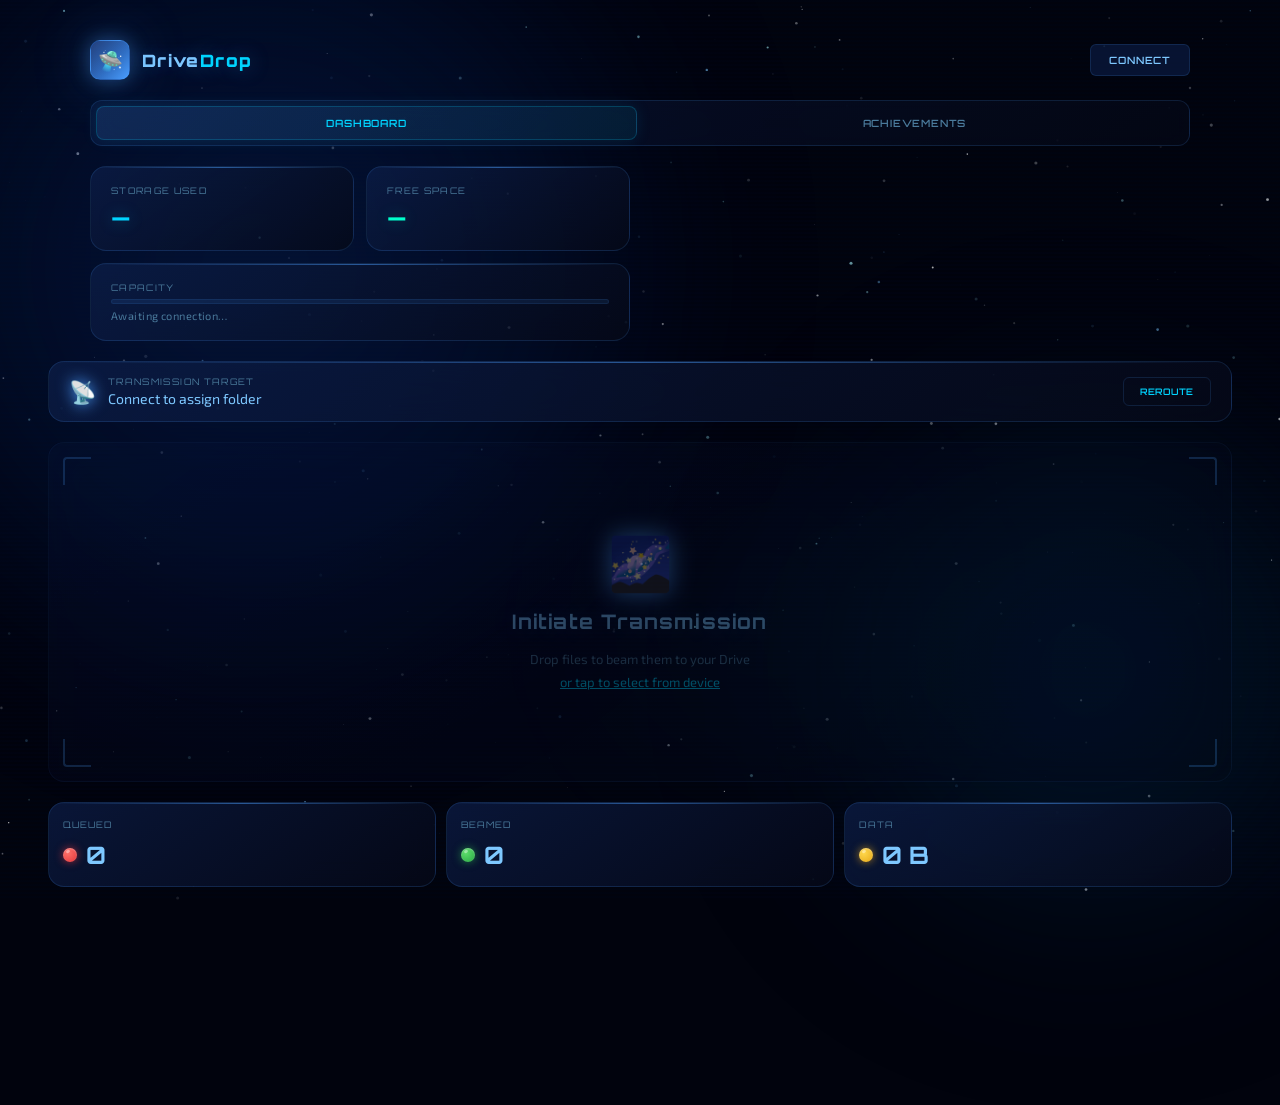
<file: index.html>
<!DOCTYPE html>
<html lang="en">
<head>
  <meta charset="UTF-8"/>
  <meta name="viewport" content="width=device-width, initial-scale=1.0"/>
  <title>DriveDrop — Interstellar</title>
  <link href="https://fonts.googleapis.com/css2?family=Orbitron:wght@400;600;700;900&family=Exo+2:wght@300;400;500&display=swap" rel="stylesheet"/>
  <link rel="stylesheet" href="style.css"/>
</head>
<body>

<canvas id="starfield"></canvas>
<div class="nebula nebula-1"></div>
<div class="nebula nebula-2"></div>
<div class="nebula nebula-3"></div>

<div class="app">

  <header>
    <div class="logo">
      <div class="logo-icon">🛸</div>
      <div class="logo-text">Drive<span>Drop</span></div>
    </div>
    <button id="authBtn" onclick="handleAuth()">Connect</button>
  </header>
<div class="tab-bar">
    <button class="tab-btn active" onclick="switchTab('dashboard')">Dashboard</button>
    <button class="tab-btn" onclick="switchTab('achievements')">
      Achievements
      <span class="tab-badge hidden" id="achievementBadge">0</span>
    </button>
</div>
 <div id="tabDashboard" class="tab-content"> 
  <div class="info-grid">
    <div class="info-card panel">
      <div class="info-label">Storage Used</div>
      <div class="info-value accent" id="infoUsed">—</div>
    </div>
    <div class="info-card panel">
      <div class="info-label">Free Space</div>
      <div class="info-value green" id="infoFree">—</div>
    </div>
    <div class="info-card wide panel">
      <div class="info-label">Capacity</div>
      <div class="storage-bar-wrap"><div class="storage-bar-fill" id="storageBar" style="width:0%"></div></div>
      <div class="storage-text" id="storageText">Awaiting connection…</div>
    </div>
  </div>
 </div>
  <div id="tabAchievements" class="tab-content hidden">
    <div class="achievements-header">
      <div class="ach-title-row">
        <div class="ach-main-title">Mission Logs</div>
        <div class="ach-progress-pill" id="achProgressPill">0 / 0 Unlocked</div>
      </div>
      <div class="ach-progress-bar-wrap">
        <div class="ach-progress-bar-fill" id="achProgressBar" style="width:0%"></div>
      </div>
    </div>
    <div class="ach-category-label">Upload Milestones</div>
    <div class="ach-grid" id="achGridMilestones"></div>
    <div class="ach-category-label">Data Volume</div>
    <div class="ach-grid" id="achGridData"></div>
    <div class="ach-category-label">Fun & Quirky</div>
    <div class="ach-grid" id="achGridFun"></div>
  </div>
  <div class="folder-bar panel">
    <div class="folder-left">
      <div class="folder-emoji">📡</div>
      <div class="folder-info">
        <div class="folder-label">Transmission Target</div>
        <div class="folder-name" id="folderName">Connect to assign folder</div>
      </div>
    </div>
    <button class="folder-change-btn" onclick="openFolderModal()">Reroute</button>
  </div>

  <div class="dropzone-wrapper">
    <div id="dropzone" class="disabled"
         ondragover="onDragOver(event)" ondragleave="onDragLeave()" ondrop="onDrop(event)">
      <div class="warp-ring"></div>
      <div class="warp-ring"></div>
      <div class="warp-ring"></div>
      <div class="drop-corner-tr"></div>
      <div class="drop-corner-bl"></div>
      <div class="drop-inner-glow"></div>
      <div class="drop-icon">🌌</div>
      <div class="drop-title">Initiate Transmission</div>
      <div class="drop-sub">
        Drop files to beam them to your Drive<br/>
        <span class="drop-browse">or tap to select from device</span>
      </div>
        <label id="fileLabel" style="position:absolute;inset:0;cursor:pointer;z-index:1;">
            <input type="file" id="fileInput" multiple onchange="onFileSelect(event)" style="display:none"/>
        </label>
    </div>
  </div>

  <div class="stats-row">
    <div class="stat-card panel">
      <div class="stat-label">Queued</div>
      <div class="stat-dot-row">
        <div class="stat-dot red"></div>
        <div class="stat-value" id="statQueued">0</div>
      </div>
    </div>
    <div class="stat-card panel">
      <div class="stat-label">Beamed</div>
      <div class="stat-dot-row">
        <div class="stat-dot green"></div>
        <div class="stat-value" id="statDone">0</div>
      </div>
    </div>
    <div class="stat-card panel">
      <div class="stat-label">Data</div>
      <div class="stat-dot-row">
        <div class="stat-dot yellow"></div>
        <div class="stat-value" id="statSize">0 B</div>
      </div>
    </div>
  </div>

  <div class="queue-wrapper hidden" id="queueWrapper">
    <div class="queue-header">— Transmission Log —</div>
    <div id="fileList"></div>
  </div>

</div>

<footer class="site-footer">
  <div class="footer-left">
    <div class="footer-logo">
      <div class="footer-logo-icon">🛸</div>
      <div class="footer-logo-text">Drive<span>Drop</span></div>
    </div>
    <div class="footer-made">
      Made with <span class="footer-heart">♥</span> by Harsh
    </div>
  </div>

  <div class="footer-divider"></div>

  <div class="footer-right">
    <div class="footer-right-label">Info</div>
    <div class="footer-links">
      <a class="footer-link" href="privacy-policy.html" target="_blank" rel="noopener">
        <svg xmlns="http://www.w3.org/2000/svg" width="13" height="13" viewBox="0 0 24 24" fill="none" stroke="currentColor" stroke-width="2" stroke-linecap="round" stroke-linejoin="round">
          <path d="M12 22s8-4 8-10V5l-8-3-8 3v7c0 6 8 10 8 10z"/>
        </svg>
        Privacy Policy
      </a>
      <a class="footer-link" href="mailto:harshch2208t@gmail.com">
        <svg xmlns="http://www.w3.org/2000/svg" width="13" height="13" viewBox="0 0 24 24" fill="none" stroke="currentColor" stroke-width="2" stroke-linecap="round" stroke-linejoin="round">
          <rect x="2" y="4" width="20" height="16" rx="2"/>
          <path d="m22 7-8.97 5.7a1.94 1.94 0 0 1-2.06 0L2 7"/>
        </svg>
        harshch2208t@gmail.com
      </a>
      <a class="footer-link" href="https://github.com/harshbuildsstuff/drive-uploader" target="_blank" rel="noopener">
        <svg xmlns="http://www.w3.org/2000/svg" width="13" height="13" viewBox="0 0 24 24" fill="none" stroke="currentColor" stroke-width="2" stroke-linecap="round" stroke-linejoin="round">
          <path d="M9 19c-5 1.5-5-2.5-7-3m14 6v-3.87a3.37 3.37 0 0 0-.94-2.61c3.14-.35 6.44-1.54 6.44-7A5.44 5.44 0 0 0 20 4.77 5.07 5.07 0 0 0 19.91 1S18.73.65 16 2.48a13.38 13.38 0 0 0-7 0C6.27.65 5.09 1 5.09 1A5.07 5.07 0 0 0 5 4.77a5.44 5.44 0 0 0-1.5 3.78c0 5.42 3.3 6.61 6.44 7A3.37 3.37 0 0 0 9 18.13V22"/>
        </svg>
        Contribute on GitHub
      </a>
    </div>
  </div>
</footer>

<div class="modal-overlay" id="folderModal" onclick="closeFolderModalOutside(event)">
  <div class="modal">
    <div class="modal-title">Select Transmission Target</div>
    <div class="modal-sub">Create a new folder or pick an existing one in your Drive.</div>
    <div class="modal-input-row">
      <input class="modal-input" id="newFolderInput" type="text" placeholder="New folder name…"/>
      <button class="modal-create-btn" onclick="createAndSelectFolder()">Create</button>
    </div>
    <div class="modal-divider">or existing</div>
    <div class="folder-list" id="folderList">
      <div class="folder-list-placeholder">Scanning Drive…</div>
    </div>
    <button class="modal-cancel" onclick="closeFolderModal()">Abort</button>
  </div>
</div>

  <div class="achievement-unlock-overlay" id="achievementOverlay">
  <div class="achievement-unlock-box">
    <div class="aub-stars">
      <div class="aub-star s1">✦</div>
      <div class="aub-star s2">✦</div>
      <div class="aub-star s3">✦</div>
      <div class="aub-star s4">✦</div>
      <div class="aub-star s5">✦</div>
    </div>
    <div class="aub-label">Achievement Unlocked</div>
    <div class="aub-icon" id="aubIcon">🛸</div>
    <div class="aub-name" id="aubName"></div>
    <div class="aub-desc" id="aubDesc"></div>
    <div class="aub-glow"></div>
    <button class="aub-close" onclick="closeAchievementOverlay()">Continue Mission</button>
  </div>
  </div>
  
<div id="toast"></div>

 <div class="cookie-bar" id="cookieBar">
  <div class="cookie-lights">
    <span class="cookie-dot red"></span>
    <span class="cookie-dot yellow"></span>
    <span class="cookie-dot green"></span>
  </div>
  <p class="cookie-text">Yeah my app uses cookies to remember your session across visits. DW</p>
  <div class="cookie-actions">
    <button class="cookie-decline" onclick="declineCookies()">Decline</button>
    <button class="cookie-accept" onclick="acceptCookies()">Accept</button>
  </div>
 </div>
<script src="https://accounts.google.com/gsi/client" async defer></script>
<script src="app.js"></script>
</body>
</html>
</file>
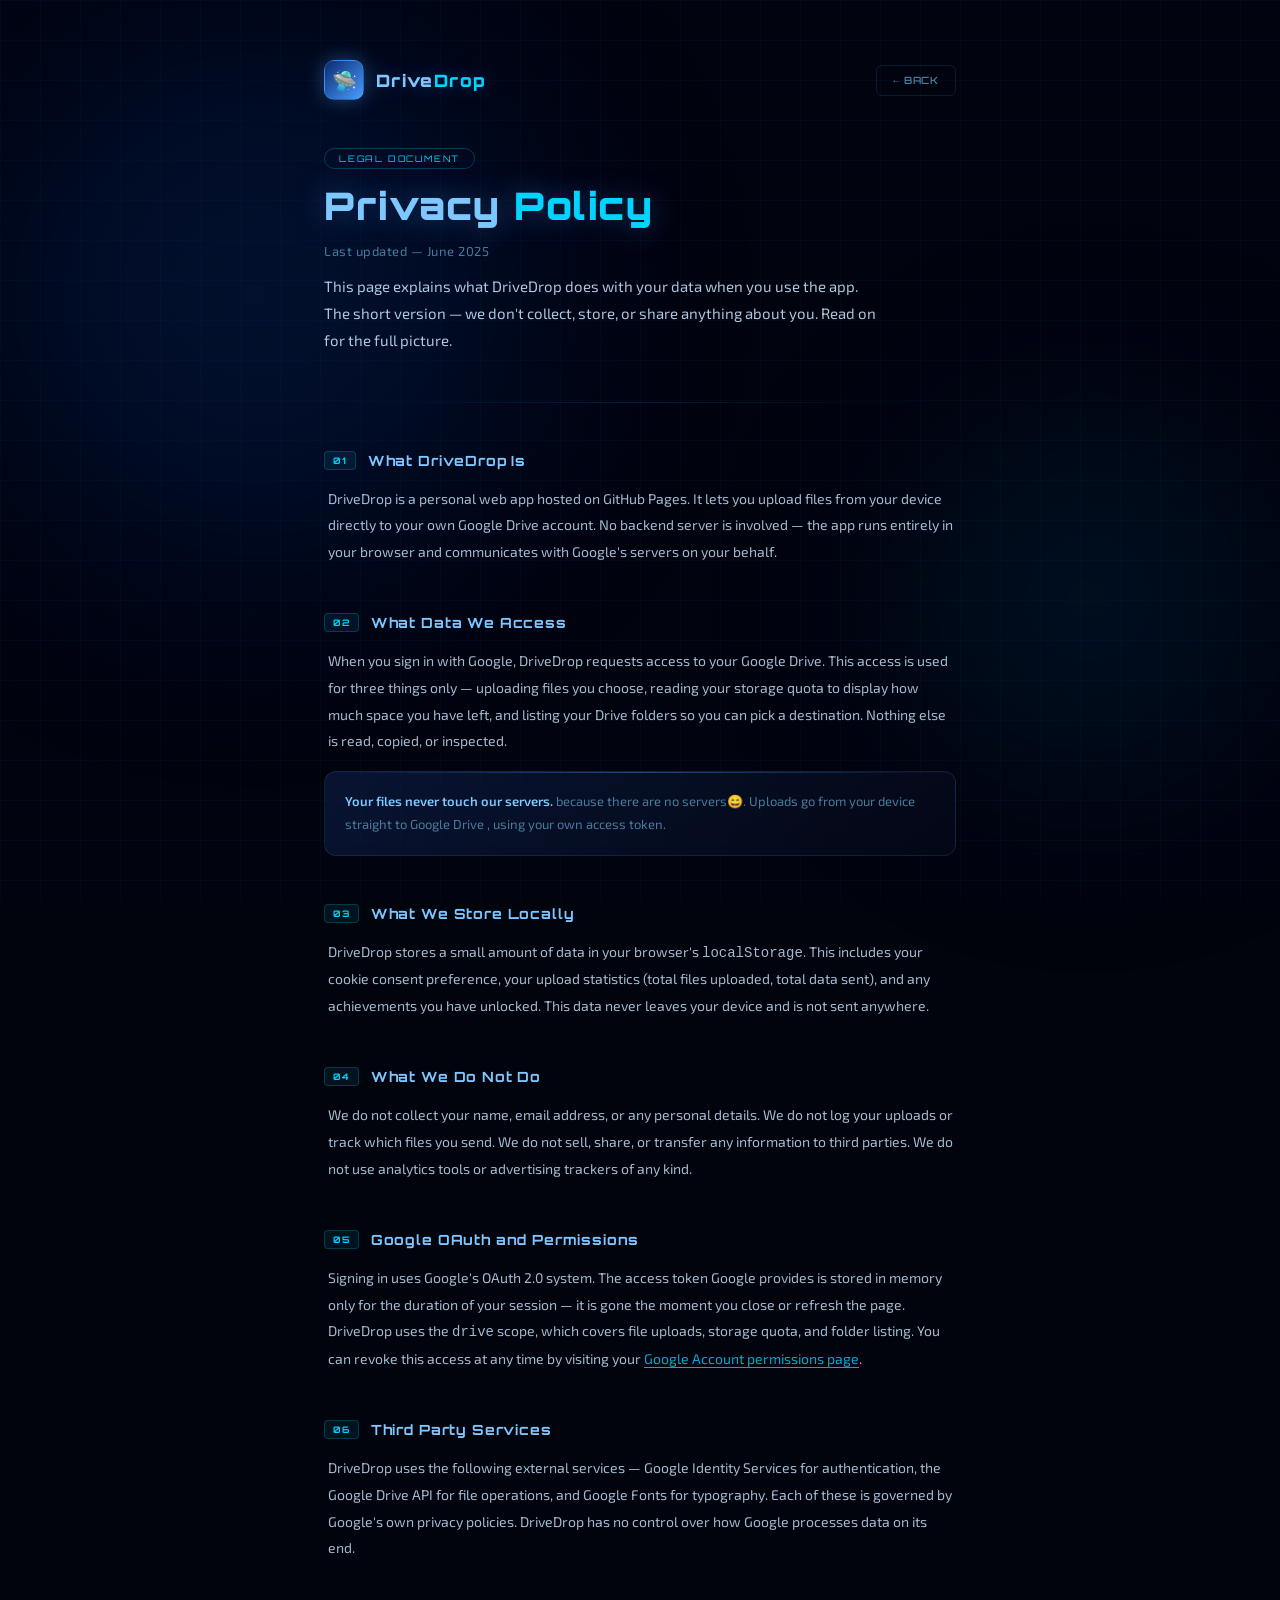
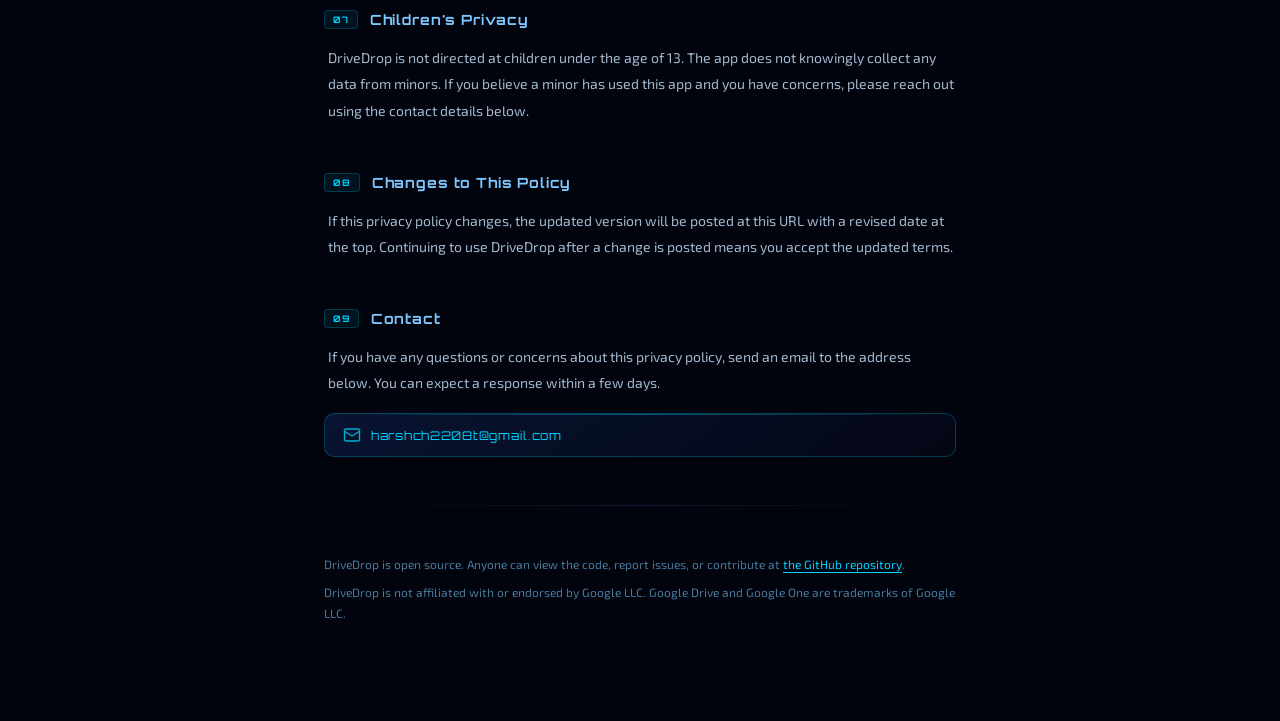
<file: privacy-policy.html>
<!DOCTYPE html>
<html lang="en">
<head>
  <meta charset="UTF-8"/>
  <meta name="viewport" content="width=device-width, initial-scale=1.0"/>
  <title>Privacy Policy — DriveDrop</title>
  <link href="https://fonts.googleapis.com/css2?family=Orbitron:wght@400;600;700;900&family=Exo+2:wght@300;400;500&display=swap" rel="stylesheet"/>
  <style>
    *, *::before, *::after { box-sizing: border-box; margin: 0; padding: 0; }

    :root {
      --space:   #01030d;
      --nebula2: #0a2a6e;
      --star:    #4a9eff;
      --starlit: #7ec8ff;
      --aurora:  #00d4ff;
      --text:    #cde8ff;
      --muted:   #4a7a9b;
      --border:  rgba(74,158,255,0.15);
      --glow-sm: rgba(74,158,255,0.25);
      --glow-md: rgba(74,158,255,0.4);
    }

    html, body {
      min-height: 100%;
      background: var(--space);
      color: var(--text);
      font-family: 'Exo 2', sans-serif;
      overflow-x: hidden;
    }

    body::before {
      content: '';
      position: fixed;
      inset: 0;
      background-image:
        linear-gradient(rgba(74,158,255,0.04) 1px, transparent 1px),
        linear-gradient(90deg, rgba(74,158,255,0.04) 1px, transparent 1px);
      background-size: 40px 40px;
      pointer-events: none;
      z-index: 0;
    }

    .nebula {
      position: fixed;
      pointer-events: none;
      z-index: 0;
      border-radius: 50%;
      filter: blur(80px);
      opacity: 0.3;
    }

    .nebula-1 {
      width: 60vw; height: 60vw;
      top: -10%; left: -10%;
      background: radial-gradient(circle, #0d3a8a 0%, #03154a 50%, transparent 70%);
    }

    .nebula-2 {
      width: 40vw; height: 40vw;
      bottom: 5%; right: -5%;
      background: radial-gradient(circle, #003d6b 0%, #001529 50%, transparent 70%);
    }

    body::after {
      content: '';
      position: fixed;
      inset: 0;
      z-index: 1;
      pointer-events: none;
      background: repeating-linear-gradient(
        0deg, transparent, transparent 2px,
        rgba(0,20,60,0.06) 2px, rgba(0,20,60,0.06) 4px
      );
    }

    .page {
      position: relative;
      z-index: 2;
      max-width: 680px;
      margin: 0 auto;
      padding: 60px 24px 100px;
      display: flex;
      flex-direction: column;
      gap: 48px;
    }

    .site-header {
      display: flex;
      align-items: center;
      gap: 12px;
      animation: fadeDown 0.7s ease both;
    }

    @keyframes fadeDown {
      from { opacity: 0; transform: translateY(-16px); }
      to   { opacity: 1; transform: translateY(0); }
    }

    @keyframes fadeUp {
      from { opacity: 0; transform: translateY(20px); }
      to   { opacity: 1; transform: translateY(0); }
    }

    .logo-icon {
      width: 40px; height: 40px;
      background: linear-gradient(135deg, var(--nebula2), var(--star));
      border-radius: 10px;
      display: flex; align-items: center; justify-content: center;
      font-size: 20px;
      box-shadow: 0 0 20px var(--glow-md);
      border: 1px solid rgba(74,158,255,0.3);
    }

    .logo-text {
      font-family: 'Orbitron', monospace;
      font-weight: 900;
      font-size: 17px;
      letter-spacing: 0.08em;
      color: var(--starlit);
      text-shadow: 0 0 20px var(--glow-md);
    }

    .logo-text span { color: var(--aurora); }

    .back-link {
      margin-left: auto;
      font-family: 'Orbitron', monospace;
      font-size: 10px;
      font-weight: 600;
      letter-spacing: 0.08em;
      text-transform: uppercase;
      color: var(--muted);
      text-decoration: none;
      border: 1px solid var(--border);
      padding: 8px 16px;
      border-radius: 6px;
      transition: all 0.2s;
    }

    .back-link:hover {
      color: var(--aurora);
      border-color: var(--aurora);
      box-shadow: 0 0 12px rgba(0,212,255,0.15);
    }

    .hero {
      display: flex;
      flex-direction: column;
      gap: 14px;
      animation: fadeUp 0.7s 0.1s ease both;
      opacity: 0;
    }

    .hero-tag {
      font-family: 'Orbitron', monospace;
      font-size: 9px;
      letter-spacing: 0.2em;
      text-transform: uppercase;
      color: var(--aurora);
      border: 1px solid rgba(0,212,255,0.25);
      border-radius: 99px;
      padding: 4px 14px;
      width: fit-content;
    }

    .hero-title {
      font-family: 'Orbitron', monospace;
      font-weight: 900;
      font-size: clamp(26px, 5vw, 38px);
      color: var(--starlit);
      letter-spacing: 0.04em;
      line-height: 1.2;
      text-shadow: 0 0 30px var(--glow-md);
    }

    .hero-title span { color: var(--aurora); }

    .hero-meta {
      font-size: 13px;
      color: var(--muted);
      letter-spacing: 0.04em;
    }

    .hero-desc {
      font-size: 15px;
      color: var(--text);
      line-height: 1.8;
      max-width: 560px;
      opacity: 0.85;
    }

    .section {
      display: flex;
      flex-direction: column;
      gap: 16px;
      animation: fadeUp 0.7s ease both;
      opacity: 0;
    }

    .section:nth-child(3) { animation-delay: 0.15s; }
    .section:nth-child(4) { animation-delay: 0.2s; }
    .section:nth-child(5) { animation-delay: 0.25s; }
    .section:nth-child(6) { animation-delay: 0.3s; }
    .section:nth-child(7) { animation-delay: 0.35s; }
    .section:nth-child(8) { animation-delay: 0.4s; }
    .section:nth-child(9) { animation-delay: 0.45s; }

    .section-label {
      display: flex;
      align-items: center;
      gap: 12px;
    }

    .section-num {
      font-family: 'Orbitron', monospace;
      font-size: 9px;
      font-weight: 700;
      color: var(--aurora);
      background: rgba(0,212,255,0.08);
      border: 1px solid rgba(0,212,255,0.2);
      border-radius: 4px;
      padding: 3px 8px;
      letter-spacing: 0.1em;
      flex-shrink: 0;
    }

    .section-title {
      font-family: 'Orbitron', monospace;
      font-weight: 700;
      font-size: 14px;
      color: var(--starlit);
      letter-spacing: 0.06em;
    }

    .section-body {
      font-size: 14px;
      color: var(--text);
      line-height: 1.9;
      opacity: 0.8;
      padding-left: 4px;
    }

    .section-body a {
      color: var(--aurora);
      text-decoration: underline;
      text-underline-offset: 3px;
    }

    .highlight-box {
      background: linear-gradient(145deg, rgba(13,31,74,0.6), rgba(5,9,24,0.7));
      border: 1px solid var(--border);
      border-radius: 12px;
      padding: 18px 20px;
      font-size: 13px;
      color: var(--muted);
      line-height: 1.8;
      position: relative;
      overflow: hidden;
    }

    .highlight-box::before {
      content: '';
      position: absolute;
      top: 0; left: 0; right: 0; height: 1px;
      background: linear-gradient(90deg, transparent, var(--star), transparent);
      opacity: 0.4;
    }

    .highlight-box strong {
      color: var(--starlit);
      font-weight: 600;
    }

    .divider {
      width: 100%;
      height: 1px;
      background: linear-gradient(90deg, transparent, var(--border), transparent);
    }

    .footer {
      display: flex;
      flex-direction: column;
      gap: 8px;
      animation: fadeUp 0.7s 0.5s ease both;
      opacity: 0;
    }

    .footer-text {
      font-size: 12px;
      color: var(--muted);
      line-height: 1.7;
    }

    .footer-text a {
      color: var(--aurora);
      text-decoration: underline;
      text-underline-offset: 3px;
    }

    .contact-email {
      display: inline-flex;
      align-items: center;
      gap: 10px;
      font-family: 'Orbitron', monospace;
      font-size: 12px;
      letter-spacing: 0.06em;
      color: var(--aurora);
      background: linear-gradient(145deg, rgba(13,31,74,0.6), rgba(5,9,24,0.7));
      border: 1px solid rgba(0,212,255,0.25);
      border-radius: 10px;
      padding: 12px 18px;
      text-decoration: none;
      transition: all 0.25s;
      position: relative;
      overflow: hidden;
    }

    .contact-email::before {
      content: '';
      position: absolute;
      top: 0; left: 0; right: 0; height: 1px;
      background: linear-gradient(90deg, transparent, var(--aurora), transparent);
      opacity: 0.4;
    }

    .contact-email:hover {
      border-color: var(--aurora);
      box-shadow: 0 0 20px rgba(0,212,255,0.15);
      background: linear-gradient(145deg, rgba(13,31,74,0.8), rgba(5,9,24,0.9));
    }

    .contact-email svg {
      flex-shrink: 0;
      opacity: 0.8;
    }
  </style>
</head>
<body>

<div class="nebula nebula-1"></div>
<div class="nebula nebula-2"></div>

<div class="page">

  <header class="site-header">
    <div class="logo-icon">🛸</div>
    <div class="logo-text">Drive<span>Drop</span></div>
    <a class="back-link" href="index.html">← Back</a>
  </header>

  <div class="hero">
    <div class="hero-tag">Legal Document</div>
    <div class="hero-title">Privacy <span>Policy</span></div>
    <div class="hero-meta">Last updated — June 2025</div>
    <div class="hero-desc">
      This page explains what DriveDrop does with your data when you use the app.
      The short version — we don't collect, store, or share anything about you.
      Read on for the full picture.
    </div>
  </div>

  <div class="divider"></div>

  <div class="section">
    <div class="section-label">
      <div class="section-num">01</div>
      <div class="section-title">What DriveDrop Is</div>
    </div>
    <div class="section-body">
      DriveDrop is a personal web app hosted on GitHub Pages. It lets you upload files from your device directly to your own Google Drive account. No backend server is involved — the app runs entirely in your browser and communicates with Google's servers on your behalf.
    </div>
  </div>

  <div class="section">
    <div class="section-label">
      <div class="section-num">02</div>
      <div class="section-title">What Data We Access</div>
    </div>
    <div class="section-body">
      When you sign in with Google, DriveDrop requests access to your Google Drive. This access is used for three things only — uploading files you choose, reading your storage quota to display how much space you have left, and listing your Drive folders so you can pick a destination. Nothing else is read, copied, or inspected.
    </div>
    <div class="highlight-box">
      <strong>Your files never touch our servers.</strong> because there are no servers😄. Uploads go from your device straight to Google Drive , using your own access token.
    </div>
  </div>

  <div class="section">
    <div class="section-label">
      <div class="section-num">03</div>
      <div class="section-title">What We Store Locally</div>
    </div>
    <div class="section-body">
      DriveDrop stores a small amount of data in your browser's <code>localStorage</code>. This includes your cookie consent preference, your upload statistics (total files uploaded, total data sent), and any achievements you have unlocked. This data never leaves your device and is not sent anywhere.
    </div>
  </div>

  <div class="section">
    <div class="section-label">
      <div class="section-num">04</div>
      <div class="section-title">What We Do Not Do</div>
    </div>
    <div class="section-body">
      We do not collect your name, email address, or any personal details. We do not log your uploads or track which files you send. We do not sell, share, or transfer any information to third parties. We do not use analytics tools or advertising trackers of any kind.
    </div>
  </div>

  <div class="section">
    <div class="section-label">
      <div class="section-num">05</div>
      <div class="section-title">Google OAuth and Permissions</div>
    </div>
    <div class="section-body">
      Signing in uses Google's OAuth 2.0 system. The access token Google provides is stored in memory only for the duration of your session — it is gone the moment you close or refresh the page. DriveDrop uses the <code>drive</code> scope, which covers file uploads, storage quota, and folder listing. You can revoke this access at any time by visiting your <a href="https://myaccount.google.com/permissions" target="_blank" rel="noopener">Google Account permissions page</a>.
    </div>
  </div>

  <div class="section">
    <div class="section-label">
      <div class="section-num">06</div>
      <div class="section-title">Third Party Services</div>
    </div>
    <div class="section-body">
      DriveDrop uses the following external services — Google Identity Services for authentication, the Google Drive API for file operations, and Google Fonts for typography. Each of these is governed by Google's own privacy policies. DriveDrop has no control over how Google processes data on its end.
    </div>
  </div>

  <div class="section">
    <div class="section-label">
      <div class="section-num">07</div>
      <div class="section-title">Children's Privacy</div>
    </div>
    <div class="section-body">
      DriveDrop is not directed at children under the age of 13. The app does not knowingly collect any data from minors. If you believe a minor has used this app and you have concerns, please reach out using the contact details below.
    </div>
  </div>

  <div class="section">
    <div class="section-label">
      <div class="section-num">08</div>
      <div class="section-title">Changes to This Policy</div>
    </div>
    <div class="section-body">
      If this privacy policy changes, the updated version will be posted at this URL with a revised date at the top. Continuing to use DriveDrop after a change is posted means you accept the updated terms.
    </div>
  </div>

  <div class="section">
    <div class="section-label">
      <div class="section-num">09</div>
      <div class="section-title">Contact</div>
    </div>
    <div class="section-body">
      If you have any questions or concerns about this privacy policy, send an email to the address below. You can expect a response within a few days.
    </div>
    <a class="contact-email" href="mailto:harshch2208t@gmail.com">
      <svg xmlns="http://www.w3.org/2000/svg" width="18" height="18" viewBox="0 0 24 24" fill="none" stroke="currentColor" stroke-width="1.8" stroke-linecap="round" stroke-linejoin="round">
        <rect x="2" y="4" width="20" height="16" rx="2"/>
        <path d="m22 7-8.97 5.7a1.94 1.94 0 0 1-2.06 0L2 7"/>
      </svg>
      harshch2208t@gmail.com
    </a>
  </div>

  <div class="divider"></div>

  <div class="footer">
    <div class="footer-text">
      DriveDrop is open source. Anyone can view the code, report issues, or contribute at <a href="https://github.com/harshbuildsstuff/drive-uploader" target="_blank" rel="noopener"> the GitHub repository</a>.
    </div>
    <div class="footer-text">
      DriveDrop is not affiliated with or endorsed by Google LLC. Google Drive and Google One are trademarks of Google LLC.
    </div>
  </div>

</div>
</body>
</html>
</file>
<file: style.css>
*, *::before, *::after {
  box-sizing: border-box;
  margin: 0;
  padding: 0;
}

:root {
  --space:    #01030d;
  --deep:     #050918;
  --nebula2:  #0a2a6e;
  --star:     #4a9eff;
  --starlit:  #7ec8ff;
  --aurora:   #00d4ff;
  --success:  #00ffcc;
  --error:    #ff4d6d;
  --warning:  #ffd166;
  --text:     #cde8ff;
  --muted:    #4a7a9b;
  --border:   rgba(74,158,255,0.15);
  --glow-sm:  rgba(74,158,255,0.25);
  --glow-md:  rgba(74,158,255,0.4);
  --glow-lg:  rgba(0,212,255,0.2);
}

html, body {
  height: 100%;
  background: var(--space);
  color: var(--text);
  font-family: 'Exo 2', sans-serif;
  overflow-x: hidden;
}

#starfield {
  position: fixed;
  inset: 0;
  z-index: 0;
  pointer-events: none;
}

.nebula {
  position: fixed;
  pointer-events: none;
  z-index: 0;
  border-radius: 50%;
  filter: blur(80px);
  opacity: 0.35;
}

.nebula-1 {
  width: 70vw;
  height: 70vw;
  top: -20%;
  left: -15%;
  background: radial-gradient(circle, #0d3a8a 0%, #03154a 50%, transparent 70%);
  animation: nebulaFloat 25s ease-in-out infinite alternate;
}

.nebula-2 {
  width: 50vw;
  height: 50vw;
  bottom: -10%;
  right: -10%;
  background: radial-gradient(circle, #003d6b 0%, #001529 50%, transparent 70%);
  animation: nebulaFloat 20s ease-in-out infinite alternate-reverse;
}

.nebula-3 {
  width: 40vw;
  height: 40vw;
  top: 40%;
  left: 40%;
  background: radial-gradient(circle, rgba(0,212,255,0.12) 0%, transparent 70%);
  animation: nebulaFloat 30s ease-in-out infinite alternate;
}

@keyframes nebulaFloat {
  from { transform: translate(0,0) scale(1); }
  to   { transform: translate(4vw,3vh) scale(1.08); }
}

body::after {
  content: '';
  position: fixed;
  inset: 0;
  z-index: 1;
  pointer-events: none;
  background: repeating-linear-gradient(
    0deg,
    transparent,
    transparent 2px,
    rgba(0,20,60,0.08) 2px,
    rgba(0,20,60,0.08) 4px
  );
}

.app {
  position: relative;
  z-index: 2;
  min-height: 100vh;
  display: flex;
  flex-direction: column;
  align-items: stretch;
  padding: 36px 18px 80px;
  gap: 20px;
  max-width: 620px;
  margin: 0 auto;
}

@keyframes fadeDown {
  from { opacity: 0; transform: translateY(-18px); }
  to   { opacity: 1; transform: translateY(0); }
}

@keyframes fadeUp {
  from { opacity: 0; transform: translateY(22px); }
  to   { opacity: 1; transform: translateY(0); }
}

@keyframes slideIn {
  from { opacity: 0; transform: translateX(-12px); }
  to   { opacity: 1; transform: translateX(0); }
}

header {
  width: 100%;
  display: flex;
  align-items: center;
  justify-content: space-between;
  animation: fadeDown 0.7s ease both;
}

.logo {
  display: flex;
  align-items: center;
  gap: 12px;
}

.logo-icon {
  width: 40px;
  height: 40px;
  background: linear-gradient(135deg, var(--nebula2), var(--star));
  border-radius: 10px;
  display: flex;
  align-items: center;
  justify-content: center;
  font-size: 20px;
  box-shadow: 0 0 20px var(--glow-md), 0 0 60px var(--glow-sm);
  border: 1px solid rgba(74,158,255,0.3);
  position: relative;
  overflow: hidden;
}

.logo-icon::after {
  content: '';
  position: absolute;
  inset: 0;
  background: linear-gradient(135deg, rgba(255,255,255,0.1) 0%, transparent 60%);
}

.logo-text {
  font-family: 'Orbitron', monospace;
  font-weight: 900;
  font-size: 17px;
  letter-spacing: 0.08em;
  color: var(--starlit);
  text-shadow: 0 0 20px var(--glow-md);
}

.logo-text span {
  color: var(--aurora);
}

#authBtn {
  font-family: 'Orbitron', monospace;
  font-size: 10px;
  font-weight: 600;
  padding: 9px 18px;
  border-radius: 6px;
  border: 1px solid var(--border);
  background: rgba(13,31,74,0.6);
  color: var(--starlit);
  cursor: pointer;
  letter-spacing: 0.08em;
  transition: all 0.25s;
  backdrop-filter: blur(8px);
  text-transform: uppercase;
}

#authBtn:hover {
  border-color: var(--star);
  color: var(--aurora);
  box-shadow: 0 0 18px var(--glow-sm), inset 0 0 18px rgba(74,158,255,0.08);
}

#authBtn.signed-in {
  border-color: var(--success);
  color: var(--success);
  box-shadow: 0 0 14px rgba(0,255,204,0.2);
}

.panel {
  background: linear-gradient(145deg, rgba(13,31,74,0.7), rgba(5,9,24,0.8));
  border: 1px solid var(--border);
  border-radius: 16px;
  backdrop-filter: blur(16px);
  position: relative;
  overflow: hidden;
}

.panel::before {
  content: '';
  position: absolute;
  top: 0;
  left: 0;
  right: 0;
  height: 1px;
  background: linear-gradient(90deg, transparent, var(--star), transparent);
  opacity: 0.5;
}

.info-grid {
  width: 100%;
  display: grid;
  grid-template-columns: 1fr 1fr;
  gap: 12px;
  animation: fadeUp 0.7s 0.1s ease both;
  opacity: 0;
  align-self: stretch;
}

.info-card {
  padding: 18px 20px;
  width: 100%;
}

.info-card.wide {
  grid-column: span 2;
}

.info-label {
  font-family: 'Orbitron', monospace;
  font-size: 9px;
  color: var(--muted);
  text-transform: uppercase;
  letter-spacing: 0.15em;
  margin-bottom: 6px;
}

.info-value {
  font-family: 'Orbitron', monospace;
  font-weight: 700;
  font-size: 22px;
  color: var(--starlit);
  text-shadow: 0 0 12px var(--glow-sm);
}

.info-value.accent {
  color: var(--aurora);
  text-shadow: 0 0 16px rgba(0,212,255,0.4);
}

.info-value.green {
  color: var(--success);
  text-shadow: 0 0 16px rgba(0,255,204,0.3);
}

.info-value.warn {
  color: var(--warning);
}

.storage-bar-wrap {
  width: 100%;
  height: 5px;
  background: rgba(74,158,255,0.1);
  border-radius: 99px;
  overflow: hidden;
  margin-top: 6px;
  border: 1px solid rgba(74,158,255,0.1);
}

.storage-bar-fill {
  height: 100%;
  border-radius: 99px;
  background: linear-gradient(90deg, var(--star), var(--aurora));
  box-shadow: 0 0 10px var(--glow-sm);
  transition: width 1s ease;
}

.storage-bar-fill.warn {
  background: linear-gradient(90deg, var(--warning), #f97316);
}

.storage-bar-fill.crit {
  background: linear-gradient(90deg, var(--error), #dc2626);
}

.storage-text {
  font-size: 11px;
  color: var(--muted);
  margin-top: 5px;
  letter-spacing: 0.04em;
}

.folder-bar {
  width: 100%;
  padding: 14px 20px;
  display: flex;
  align-items: center;
  justify-content: space-between;
  gap: 12px;
  animation: fadeUp 0.7s 0.2s ease both;
  opacity: 0;
}

.folder-left {
  display: flex;
  align-items: center;
  gap: 12px;
  min-width: 0;
}

.folder-emoji {
  font-size: 22px;
  flex-shrink: 0;
  filter: drop-shadow(0 0 8px var(--star));
}

.folder-info {
  min-width: 0;
}

.folder-label {
  font-family: 'Orbitron', monospace;
  font-size: 9px;
  color: var(--muted);
  text-transform: uppercase;
  letter-spacing: 0.15em;
  margin-bottom: 3px;
}

.folder-name {
  font-size: 14px;
  color: var(--starlit);
  white-space: nowrap;
  overflow: hidden;
  text-overflow: ellipsis;
}

.folder-change-btn {
  font-family: 'Orbitron', monospace;
  font-size: 9px;
  font-weight: 600;
  padding: 8px 16px;
  border-radius: 6px;
  border: 1px solid var(--border);
  background: transparent;
  color: var(--aurora);
  cursor: pointer;
  white-space: nowrap;
  letter-spacing: 0.08em;
  text-transform: uppercase;
  transition: all 0.25s;
  flex-shrink: 0;
}

.folder-change-btn:hover {
  border-color: var(--aurora);
  box-shadow: 0 0 14px var(--glow-lg);
  background: rgba(0,212,255,0.05);
}

.dropzone-wrapper {
  width: 100%;
  animation: fadeUp 0.7s 0.3s ease both;
  opacity: 0;
}

#dropzone {
  width: 100%;
  min-height: 200px;
  border: 1px solid var(--border);
  border-radius: 16px;
  background: linear-gradient(145deg, rgba(13,31,74,0.5), rgba(5,9,24,0.7));
  display: flex;
  flex-direction: column;
  align-items: center;
  justify-content: center;
  gap: 14px;
  cursor: pointer;
  transition: all 0.3s ease;
  padding: 40px 24px;
  position: relative;
  overflow: hidden;
  backdrop-filter: blur(16px);
}

#dropzone::before,
#dropzone::after {
  content: '';
  position: absolute;
  width: 28px;
  height: 28px;
  border-color: var(--star);
  border-style: solid;
  border-width: 0;
  transition: all 0.3s;
  opacity: 0.6;
}

#dropzone::before {
  top: 14px;
  left: 14px;
  border-top-width: 2px;
  border-left-width: 2px;
  border-radius: 4px 0 0 0;
}

#dropzone::after {
  bottom: 14px;
  right: 14px;
  border-bottom-width: 2px;
  border-right-width: 2px;
  border-radius: 0 0 4px 0;
}

.drop-corner-tr,
.drop-corner-bl {
  position: absolute;
  width: 28px;
  height: 28px;
  border-color: var(--star);
  border-style: solid;
  border-width: 0;
  transition: all 0.3s;
  opacity: 0.6;
}

.drop-corner-tr {
  top: 14px;
  right: 14px;
  border-top-width: 2px;
  border-right-width: 2px;
  border-radius: 0 4px 0 0;
}

.drop-corner-bl {
  bottom: 14px;
  left: 14px;
  border-bottom-width: 2px;
  border-left-width: 2px;
  border-radius: 0 0 0 4px;
}

.drop-inner-glow {
  position: absolute;
  inset: 0;
  background: radial-gradient(ellipse at 50% 50%, rgba(0,212,255,0.04), transparent 70%);
  opacity: 0;
  transition: opacity 0.4s;
}

#dropzone.drag-over {
  border-color: var(--aurora);
  box-shadow: 0 0 50px rgba(0,212,255,0.25), inset 0 0 50px rgba(0,212,255,0.04);
}

#dropzone.drag-over .drop-inner-glow {
  opacity: 1;
}

#dropzone.drag-over::before,
#dropzone.drag-over::after,
#dropzone.drag-over .drop-corner-tr,
#dropzone.drag-over .drop-corner-bl {
  border-color: var(--aurora);
  opacity: 1;
  box-shadow: 0 0 10px var(--glow-md);
}

#dropzone.disabled {
  opacity: 0.35;
  pointer-events: none;
}

.drop-icon {
  font-size: 44px;
  filter: drop-shadow(0 0 12px var(--star));
  transition: transform 0.4s cubic-bezier(0.34,1.56,0.64,1);
}

#dropzone.drag-over .drop-icon {
  transform: scale(1.2) translateY(-6px);
}

.drop-title {
  font-family: 'Orbitron', monospace;
  font-weight: 700;
  font-size: 16px;
  color: var(--starlit);
  text-align: center;
  letter-spacing: 0.06em;
  text-shadow: 0 0 20px var(--glow-sm);
}

.drop-sub {
  font-size: 12px;
  color: var(--muted);
  text-align: center;
  line-height: 1.8;
}

.drop-browse {
  color: var(--aurora);
  text-decoration: underline;
  cursor: pointer;
}

#fileInput {
  display: none;
}

.warp-ring {
  position: absolute;
  width: 120px;
  height: 120px;
  border: 1px solid rgba(0,212,255,0.2);
  border-radius: 50%;
  animation: warpPulse 2.5s ease-out infinite;
  opacity: 0;
  pointer-events: none;
}

.warp-ring:nth-child(2) { animation-delay: 0.8s; }
.warp-ring:nth-child(3) { animation-delay: 1.6s; }

#dropzone.drag-over .warp-ring {
  opacity: 1;
}

@keyframes warpPulse {
  0%   { transform: scale(0.5); opacity: 0.6; }
  100% { transform: scale(3);   opacity: 0; }
}

.stats-row {
  width: 100%;
  display: grid;
  grid-template-columns: 1fr 1fr 1fr;
  gap: 10px;
  animation: fadeUp 0.7s 0.4s ease both;
  opacity: 0;
}

.stat-card {
  padding: 16px 14px;
}

.stat-label {
  font-family: 'Orbitron', monospace;
  font-size: 9px;
  color: var(--muted);
  text-transform: uppercase;
  letter-spacing: 0.12em;
  margin-bottom: 10px;
}

.stat-dot-row {
  display: flex;
  align-items: center;
  gap: 9px;
}

.stat-dot {
  width: 14px;
  height: 14px;
  border-radius: 50%;
  flex-shrink: 0;
  box-shadow: 0 0 8px var(--dot-glow), inset 0 1px 2px rgba(255,255,255,0.3);
  transition: transform 0.2s, box-shadow 0.2s;
  position: relative;
}

.stat-dot::after {
  content: '';
  position: absolute;
  top: 2px;
  left: 3px;
  width: 4px;
  height: 3px;
  background: rgba(255,255,255,0.4);
  border-radius: 50%;
  transform: rotate(-30deg);
}

.stat-dot:hover {
  transform: scale(1.2);
  box-shadow: 0 0 16px var(--dot-glow), inset 0 1px 2px rgba(255,255,255,0.3);
}

.stat-dot.red {
  background: radial-gradient(circle at 35% 35%, #ff7069, #e5353a);
  --dot-glow: rgba(229,53,58,0.7);
}

.stat-dot.yellow {
  background: radial-gradient(circle at 35% 35%, #ffd84d, #e6a817);
  --dot-glow: rgba(230,168,23,0.7);
}

.stat-dot.green {
  background: radial-gradient(circle at 35% 35%, #5dde6a, #28a745);
  --dot-glow: rgba(40,167,69,0.7);
}

.stat-value {
  font-family: 'Orbitron', monospace;
  font-weight: 700;
  font-size: 20px;
  color: var(--starlit);
}

.queue-wrapper {
  width: 100%;
  display: flex;
  flex-direction: column;
  gap: 10px;
  animation: fadeUp 0.7s 0.5s ease both;
  opacity: 0;
}

.queue-header {
  font-family: 'Orbitron', monospace;
  font-size: 10px;
  color: var(--muted);
  letter-spacing: 0.15em;
  text-transform: uppercase;
  padding: 0 4px;
}

.file-card {
  padding: 14px 16px;
  display: flex;
  align-items: center;
  gap: 12px;
  animation: slideIn 0.35s ease both;
}

.file-type-badge {
  font-family: 'Orbitron', monospace;
  font-size: 9px;
  font-weight: 700;
  padding: 4px 8px;
  border-radius: 4px;
  background: rgba(0,212,255,0.1);
  border: 1px solid rgba(0,212,255,0.2);
  color: var(--aurora);
  white-space: nowrap;
  flex-shrink: 0;
  letter-spacing: 0.1em;
}

.file-info {
  flex: 1;
  min-width: 0;
}

.file-name {
  font-size: 13px;
  color: var(--text);
  white-space: nowrap;
  overflow: hidden;
  text-overflow: ellipsis;
}

.file-size {
  font-size: 11px;
  color: var(--muted);
  margin-top: 2px;
}

.progress-bar-wrap {
  width: 100%;
  height: 2px;
  background: rgba(74,158,255,0.1);
  border-radius: 99px;
  margin-top: 8px;
  overflow: hidden;
}

.progress-bar-fill {
  height: 100%;
  border-radius: 99px;
  background: linear-gradient(90deg, var(--star), var(--aurora));
  box-shadow: 0 0 8px var(--glow-sm);
  width: 0%;
  transition: width 0.3s ease;
}

.file-status {
  font-size: 11px;
  flex-shrink: 0;
  font-family: 'Orbitron', monospace;
  letter-spacing: 0.06em;
}

.file-status.pending   { color: var(--muted); }
.file-status.uploading { color: var(--aurora); text-shadow: 0 0 8px rgba(0,212,255,0.4); }
.file-status.done      { color: var(--success); text-shadow: 0 0 8px rgba(0,255,204,0.3); }
.file-status.error     { color: var(--error); }

.modal-overlay {
  position: fixed;
  inset: 0;
  background: rgba(1,3,13,0.85);
  backdrop-filter: blur(10px);
  z-index: 50;
  display: flex;
  align-items: flex-end;
  justify-content: center;
  opacity: 0;
  pointer-events: none;
  transition: opacity 0.3s;
}

.modal-overlay.open {
  opacity: 1;
  pointer-events: all;
}

.modal {
  width: 100%;
  max-width: 620px;
  background: linear-gradient(180deg, rgba(10,25,80,0.98), rgba(5,9,24,0.99));
  border: 1px solid var(--border);
  border-bottom: none;
  border-radius: 20px 20px 0 0;
  padding: 30px 24px 44px;
  display: flex;
  flex-direction: column;
  gap: 18px;
  transform: translateY(100%);
  transition: transform 0.4s cubic-bezier(0.34,1.15,0.64,1);
  position: relative;
  overflow: hidden;
}

.modal::before {
  content: '';
  position: absolute;
  top: 0;
  left: 20%;
  right: 20%;
  height: 1px;
  background: linear-gradient(90deg, transparent, var(--aurora), transparent);
  opacity: 0.6;
}

.modal-overlay.open .modal {
  transform: translateY(0);
}

.modal-title {
  font-family: 'Orbitron', monospace;
  font-weight: 700;
  font-size: 16px;
  color: var(--starlit);
  letter-spacing: 0.06em;
}

.modal-sub {
  font-size: 12px;
  color: var(--muted);
}

.modal-input-row {
  display: flex;
  gap: 10px;
}

.modal-input {
  flex: 1;
  font-family: 'Exo 2', sans-serif;
  font-size: 13px;
  padding: 12px 16px;
  border-radius: 8px;
  border: 1px solid var(--border);
  background: rgba(13,31,74,0.4);
  color: var(--text);
  outline: none;
  transition: border-color 0.2s;
}

.modal-input:focus {
  border-color: var(--aurora);
  box-shadow: 0 0 12px var(--glow-lg);
}

.modal-input::placeholder {
  color: var(--muted);
}

.modal-create-btn {
  font-family: 'Orbitron', monospace;
  font-size: 10px;
  font-weight: 700;
  padding: 12px 20px;
  border-radius: 8px;
  border: none;
  background: linear-gradient(135deg, var(--nebula2), var(--star));
  color: #fff;
  cursor: pointer;
  letter-spacing: 0.08em;
  text-transform: uppercase;
  transition: opacity 0.2s;
  white-space: nowrap;
  box-shadow: 0 0 20px var(--glow-sm);
}

.modal-create-btn:hover {
  opacity: 0.85;
  box-shadow: 0 0 30px var(--glow-md);
}

.modal-divider {
  display: flex;
  align-items: center;
  gap: 10px;
  color: var(--muted);
  font-size: 10px;
  font-family: 'Orbitron', monospace;
  letter-spacing: 0.1em;
  text-transform: uppercase;
}

.modal-divider::before,
.modal-divider::after {
  content: '';
  flex: 1;
  height: 1px;
  background: var(--border);
}

.folder-list {
  display: flex;
  flex-direction: column;
  gap: 8px;
  max-height: 220px;
  overflow-y: auto;
}

.folder-list-placeholder {
  color: var(--muted);
  font-size: 11px;
  text-align: center;
  padding: 20px;
  font-family: 'Orbitron', monospace;
}

.folder-item {
  display: flex;
  align-items: center;
  gap: 12px;
  padding: 12px 14px;
  border-radius: 8px;
  border: 1px solid var(--border);
  cursor: pointer;
  transition: all 0.2s;
  font-size: 13px;
  color: var(--text);
}

.folder-item:hover {
  border-color: var(--star);
  background: rgba(74,158,255,0.06);
}

.folder-item.selected {
  border-color: var(--aurora);
  background: rgba(0,212,255,0.08);
  color: var(--aurora);
}

.modal-cancel {
  font-family: 'Orbitron', monospace;
  font-size: 10px;
  letter-spacing: 0.1em;
  padding: 10px;
  text-align: center;
  color: var(--muted);
  cursor: pointer;
  border: none;
  background: none;
  width: 100%;
  text-transform: uppercase;
  transition: color 0.2s;
}

.modal-cancel:hover {
  color: var(--text);
}

#toast {
  position: fixed;
  bottom: 30px;
  left: 50%;
  transform: translateX(-50%) translateY(80px);
  background: linear-gradient(135deg, rgba(10,25,80,0.95), rgba(5,9,24,0.98));
  border: 1px solid var(--border);
  border-radius: 10px;
  padding: 12px 24px;
  font-size: 12px;
  color: var(--text);
  z-index: 100;
  transition: transform 0.4s cubic-bezier(0.34,1.56,0.64,1), opacity 0.4s;
  opacity: 0;
  white-space: nowrap;
  font-family: 'Orbitron', monospace;
  letter-spacing: 0.06em;
  backdrop-filter: blur(12px);
}

#toast.show {
  transform: translateX(-50%) translateY(0);
  opacity: 1;
}

#toast.success {
  border-color: var(--success);
  color: var(--success);
  box-shadow: 0 0 20px rgba(0,255,204,0.15);
}

#toast.error {
  border-color: var(--error);
  color: var(--error);
  box-shadow: 0 0 20px rgba(255,77,109,0.15);
}

.hidden {
  display: none !important;
}

.cookie-bar {
  position: fixed;
  bottom: 24px;
  left: 50%;
  transform: translateX(-50%) translateY(120px);
  width: calc(100% - 36px);
  max-width: 560px;
  background: linear-gradient(145deg, rgba(13,31,74,0.92), rgba(5,9,24,0.96));
  border: 1px solid var(--border);
  border-radius: 16px;
  padding: 16px 18px;
  display: flex;
  align-items: center;
  gap: 14px;
  z-index: 200;
  backdrop-filter: blur(20px);
  box-shadow: 0 0 40px rgba(0,0,0,0.5), 0 0 20px var(--glow-sm);
  transition: transform 0.5s cubic-bezier(0.34,1.2,0.64,1), opacity 0.5s;
  opacity: 0;
}

.cookie-bar.visible {
  transform: translateX(-50%) translateY(0);
  opacity: 1;
}

.cookie-bar::before {
  content: '';
  position: absolute;
  top: 0; left: 20%; right: 20%; height: 1px;
  background: linear-gradient(90deg, transparent, var(--aurora), transparent);
  opacity: 0.4;
}

.cookie-lights {
  display: flex;
  gap: 6px;
  flex-shrink: 0;
}

.cookie-dot {
  width: 11px;
  height: 11px;
  border-radius: 50%;
  position: relative;
}

.cookie-dot::after {
  content: '';
  position: absolute;
  top: 2px; left: 2px;
  width: 4px; height: 3px;
  background: rgba(255,255,255,0.35);
  border-radius: 50%;
  transform: rotate(-30deg);
}

.cookie-dot.red {
  background: radial-gradient(circle at 35% 35%, #ff7069, #e5353a);
  box-shadow: 0 0 6px rgba(229,53,58,0.7);
}

.cookie-dot.yellow {
  background: radial-gradient(circle at 35% 35%, #ffd84d, #e6a817);
  box-shadow: 0 0 6px rgba(230,168,23,0.7);
}

.cookie-dot.green {
  background: radial-gradient(circle at 35% 35%, #5dde6a, #28a745);
  box-shadow: 0 0 6px rgba(40,167,69,0.7);
}

.cookie-text {
  flex: 1;
  font-size: 11px;
  color: var(--muted);
  line-height: 1.5;
}

.cookie-actions {
  display: flex;
  gap: 8px;
  flex-shrink: 0;
}

.cookie-decline {
  font-family: 'Orbitron', monospace;
  font-size: 9px;
  font-weight: 600;
  padding: 7px 14px;
  border-radius: 6px;
  border: 1px solid var(--border);
  background: transparent;
  color: var(--muted);
  cursor: pointer;
  letter-spacing: 0.08em;
  text-transform: uppercase;
  transition: all 0.2s;
}

.cookie-decline:hover {
  border-color: var(--error);
  color: var(--error);
}

.cookie-accept {
  font-family: 'Orbitron', monospace;
  font-size: 9px;
  font-weight: 700;
  padding: 7px 14px;
  border-radius: 6px;
  border: none;
  background: linear-gradient(135deg, var(--nebula2), var(--star));
  color: #fff;
  cursor: pointer;
  letter-spacing: 0.08em;
  text-transform: uppercase;
  transition: opacity 0.2s;
  box-shadow: 0 0 14px var(--glow-sm);
}

.cookie-accept:hover {
  opacity: 0.85;
}

::-webkit-scrollbar { width: 3px; }
::-webkit-scrollbar-track { background: transparent; }
::-webkit-scrollbar-thumb { background: var(--border); border-radius: 99px; }

.tab-bar {
  width: 100%;
  display: flex;
  gap: 8px;
  background: linear-gradient(145deg, rgba(13,31,74,0.5), rgba(5,9,24,0.6));
  border: 1px solid var(--border);
  border-radius: 12px;
  padding: 5px;
  backdrop-filter: blur(12px);
  animation: fadeDown 0.7s 0.05s ease both;
  opacity: 0;
}

.tab-btn {
  flex: 1;
  font-family: 'Orbitron', monospace;
  font-size: 10px;
  font-weight: 600;
  letter-spacing: 0.08em;
  text-transform: uppercase;
  padding: 10px 14px;
  border-radius: 8px;
  border: none;
  background: transparent;
  color: var(--muted);
  cursor: pointer;
  transition: all 0.25s;
  display: flex;
  align-items: center;
  justify-content: center;
  gap: 8px;
}

.tab-btn.active {
  background: linear-gradient(135deg, rgba(74,158,255,0.15), rgba(0,212,255,0.08));
  color: var(--aurora);
  box-shadow: 0 0 16px rgba(0,212,255,0.1);
  border: 1px solid rgba(0,212,255,0.2);
}

.tab-badge {
  font-size: 9px;
  font-weight: 700;
  background: linear-gradient(135deg, #ffd84d, #e6a817);
  color: #000;
  border-radius: 99px;
  padding: 2px 7px;
  letter-spacing: 0;
  box-shadow: 0 0 8px rgba(230,168,23,0.6);
  animation: badgePop 0.4s cubic-bezier(0.34,1.56,0.64,1) both;
}

@keyframes badgePop {
  from { transform: scale(0); opacity: 0; }
  to   { transform: scale(1); opacity: 1; }
}

.tab-content {
  width: 100%;
  display: flex;
  flex-direction: column;
  gap: 20px;
  align-items: stretch;
}

.achievements-header {
  width: 100%;
  display: flex;
  flex-direction: column;
  gap: 10px;
  animation: fadeUp 0.6s 0.1s ease both;
  opacity: 0;
}

.ach-title-row {
  display: flex;
  align-items: center;
  justify-content: space-between;
}

.ach-main-title {
  font-family: 'Orbitron', monospace;
  font-weight: 700;
  font-size: 16px;
  color: var(--starlit);
  letter-spacing: 0.06em;
}

.ach-progress-pill {
  font-family: 'Orbitron', monospace;
  font-size: 10px;
  color: var(--aurora);
  border: 1px solid rgba(0,212,255,0.25);
  border-radius: 99px;
  padding: 4px 12px;
  letter-spacing: 0.06em;
}

.ach-progress-bar-wrap {
  width: 100%;
  height: 4px;
  background: rgba(74,158,255,0.1);
  border-radius: 99px;
  overflow: hidden;
}

.ach-progress-bar-fill {
  height: 100%;
  border-radius: 99px;
  background: linear-gradient(90deg, var(--star), var(--aurora));
  box-shadow: 0 0 10px var(--glow-sm);
  transition: width 0.8s ease;
}

.ach-category-label {
  font-family: 'Orbitron', monospace;
  font-size: 9px;
  color: var(--muted);
  text-transform: uppercase;
  letter-spacing: 0.2em;
  padding: 0 2px;
  animation: fadeUp 0.6s 0.15s ease both;
  opacity: 0;
}

.ach-grid {
  width: 100%;
  display: grid;
  grid-template-columns: 1fr 1fr;
  gap: 10px;
  animation: fadeUp 0.6s 0.2s ease both;
  opacity: 0;
}

.ach-card {
  padding: 16px;
  display: flex;
  flex-direction: column;
  gap: 8px;
  transition: all 0.3s;
}

.ach-card.locked {
  opacity: 0.4;
  filter: grayscale(0.8);
}

.ach-card.unlocked {
  border-color: rgba(0,212,255,0.3);
  box-shadow: 0 0 20px rgba(0,212,255,0.06);
}

.ach-card.unlocked::before {
  background: linear-gradient(90deg, transparent, var(--aurora), transparent);
}

.ach-card-icon {
  font-size: 28px;
  filter: drop-shadow(0 0 8px var(--star));
}

.ach-card.locked .ach-card-icon {
  filter: none;
}

.ach-card-name {
  font-family: 'Orbitron', monospace;
  font-size: 11px;
  font-weight: 700;
  color: var(--starlit);
  letter-spacing: 0.04em;
  line-height: 1.3;
}

.ach-card-desc {
  font-size: 11px;
  color: var(--muted);
  line-height: 1.5;
}

.ach-card-status {
  font-family: 'Orbitron', monospace;
  font-size: 9px;
  letter-spacing: 0.08em;
  text-transform: uppercase;
  margin-top: 2px;
}

.ach-card.unlocked .ach-card-status { color: var(--success); }
.ach-card.locked .ach-card-status   { color: var(--muted); }

.achievement-unlock-overlay {
  position: fixed;
  inset: 0;
  z-index: 300;
  display: flex;
  align-items: center;
  justify-content: center;
  background: rgba(1,3,13,0);
  backdrop-filter: blur(0px);
  pointer-events: none;
  transition: background 0.5s, backdrop-filter 0.5s;
}

.achievement-unlock-overlay.open {
  background: rgba(1,3,13,0.88);
  backdrop-filter: blur(14px);
  pointer-events: all;
}

.achievement-unlock-box {
  display: flex;
  flex-direction: column;
  align-items: center;
  gap: 14px;
  padding: 44px 36px 36px;
  max-width: 320px;
  width: 90%;
  background: linear-gradient(160deg, rgba(10,30,90,0.98), rgba(5,9,24,0.99));
  border: 1px solid rgba(0,212,255,0.3);
  border-radius: 24px;
  position: relative;
  overflow: hidden;
  transform: scale(0.7) translateY(40px);
  opacity: 0;
  transition: transform 0.5s cubic-bezier(0.34,1.3,0.64,1), opacity 0.4s;
  box-shadow: 0 0 80px rgba(0,212,255,0.15), 0 0 160px rgba(74,158,255,0.08);
}

.achievement-unlock-overlay.open .achievement-unlock-box {
  transform: scale(1) translateY(0);
  opacity: 1;
}

.aub-glow {
  position: absolute;
  inset: 0;
  background: radial-gradient(ellipse at 50% 0%, rgba(0,212,255,0.12), transparent 65%);
  pointer-events: none;
}

.aub-stars {
  position: absolute;
  inset: 0;
  pointer-events: none;
}

.aub-star {
  position: absolute;
  color: var(--aurora);
  font-size: 14px;
  opacity: 0;
  animation: starFloat 3s ease-in-out infinite;
}

.achievement-unlock-overlay.open .aub-star { opacity: 1; }

.aub-star.s1 { top: 12%; left: 10%; animation-delay: 0s; font-size: 10px; }
.aub-star.s2 { top: 20%; right: 12%; animation-delay: 0.4s; font-size: 16px; color: var(--starlit); }
.aub-star.s3 { bottom: 22%; left: 8%; animation-delay: 0.8s; font-size: 12px; color: var(--warning); }
.aub-star.s4 { bottom: 15%; right: 10%; animation-delay: 0.2s; font-size: 10px; }
.aub-star.s5 { top: 50%; left: 5%; animation-delay: 1s; font-size: 8px; color: var(--starlit); }

@keyframes starFloat {
  0%, 100% { transform: translateY(0) rotate(0deg); }
  50%       { transform: translateY(-8px) rotate(20deg); }
}

.aub-label {
  font-family: 'Orbitron', monospace;
  font-size: 9px;
  letter-spacing: 0.2em;
  text-transform: uppercase;
  color: var(--aurora);
  border: 1px solid rgba(0,212,255,0.3);
  border-radius: 99px;
  padding: 4px 14px;
}

.aub-icon {
  font-size: 56px;
  filter: drop-shadow(0 0 20px var(--star));
  animation: iconPulse 2s ease-in-out infinite;
}

@keyframes iconPulse {
  0%, 100% { transform: scale(1); filter: drop-shadow(0 0 20px var(--star)); }
  50%       { transform: scale(1.08); filter: drop-shadow(0 0 32px var(--aurora)); }
}

.aub-name {
  font-family: 'Orbitron', monospace;
  font-weight: 900;
  font-size: 20px;
  color: var(--starlit);
  text-align: center;
  letter-spacing: 0.04em;
  text-shadow: 0 0 24px var(--glow-md);
}

.aub-desc {
  font-size: 13px;
  color: var(--muted);
  text-align: center;
  line-height: 1.6;
}

.aub-close {
  margin-top: 8px;
  font-family: 'Orbitron', monospace;
  font-size: 10px;
  font-weight: 700;
  letter-spacing: 0.1em;
  text-transform: uppercase;
  padding: 12px 28px;
  border-radius: 8px;
  border: none;
  background: linear-gradient(135deg, var(--nebula2), var(--star));
  color: #fff;
  cursor: pointer;
  transition: opacity 0.2s, box-shadow 0.2s;
  box-shadow: 0 0 20px var(--glow-sm);
}

.aub-close:hover {
  opacity: 0.85;
  box-shadow: 0 0 30px var(--glow-md);
}
.site-footer {
  width: 100%;
  margin-top: 12px;
  background: linear-gradient(145deg, rgba(13,31,74,0.7), rgba(5,9,24,0.85));
  border: 1px solid var(--border);
  border-radius: 16px;
  padding: 24px 24px;
  display: flex;
  align-items: center;
  gap: 24px;
  position: relative;
  overflow: hidden;
  animation: fadeUp 0.7s 0.15s ease both;
  opacity: 0;
  backdrop-filter: blur(16px);
}

.site-footer::before {
  content: '';
  position: absolute;
  top: 0; left: 0; right: 0; height: 1px;
  background: linear-gradient(90deg, transparent, var(--star), transparent);
  opacity: 0.4;
}

.footer-left {
  width: 40%;
  display: flex;
  flex-direction: column;
  gap: 10px;
  flex-shrink: 0;
}

.footer-logo {
  display: flex;
  align-items: center;
  gap: 10px;
}

.footer-logo-icon {
  width: 34px;
  height: 34px;
  background: linear-gradient(135deg, var(--nebula2), var(--star));
  border-radius: 8px;
  display: flex;
  align-items: center;
  justify-content: center;
  font-size: 16px;
  border: 1px solid rgba(74,158,255,0.3);
  box-shadow: 0 0 14px var(--glow-sm);
  position: relative;
  overflow: hidden;
  flex-shrink: 0;
}

.footer-logo-icon::after {
  content: '';
  position: absolute;
  inset: 0;
  background: linear-gradient(135deg, rgba(255,255,255,0.1) 0%, transparent 60%);
}

.footer-logo-text {
  font-family: 'Orbitron', monospace;
  font-weight: 900;
  font-size: 14px;
  letter-spacing: 0.08em;
  color: var(--starlit);
  text-shadow: 0 0 14px var(--glow-sm);
}

.footer-logo-text span {
  color: var(--aurora);
}

.footer-made {
  font-size: 11px;
  color: var(--muted);
  display: flex;
  align-items: center;
  gap: 5px;
  padding-left: 2px;
  letter-spacing: 0.03em;
}

.footer-heart {
  font-size: 13px;
  color: #ff4d6d;
  filter: drop-shadow(0 0 6px rgba(255,77,109,0.8));
  animation: heartbeat 2s ease-in-out infinite;
  display: inline-block;
}

@keyframes heartbeat {
  0%, 100% { transform: scale(1);    filter: drop-shadow(0 0 6px rgba(255,77,109,0.79)); }
  30%       { transform: scale(1.28); filter: drop-shadow(0 0 12px rgba(255,77,109,1)); }
  60%       { transform: scale(1.1);  filter: drop-shadow(0 0 8px rgba(255,77,109,0.9)); }
}

.footer-divider {
  width: 1px;
  height: 52px;
  background: linear-gradient(180deg, transparent, var(--border), transparent);
  flex-shrink: 0;
}

.footer-right {
  flex: 1;
  display: flex;
  flex-direction: column;
  align-items: flex-end;
  gap: 10px;
}

.footer-right-label {
  font-family: 'Orbitron', monospace;
  font-size: 9px;
  color: var(--muted);
  text-transform: uppercase;
  letter-spacing: 0.15em;
}

.footer-links {
  display: flex;
  flex-direction: column;
  align-items: flex-end;
  gap: 8px;
}

.footer-link {
  display: flex;
  align-items: center;
  gap: 7px;
  font-family: 'Orbitron', monospace;
  font-size: 10px;
  letter-spacing: 0.06em;
  color: var(--muted);
  text-decoration: none;
  transition: all 0.2s;
}

.footer-link:hover {
  color: var(--aurora);
  filter: drop-shadow(0 0 6px rgba(0,212,255,0.3));
}

.footer-link svg {
  flex-shrink: 0;
  opacity: 0.7;
  transition: opacity 0.2s;
}

.footer-link:hover svg {
  opacity: 1;
}
@media (max-width: 430px) {
  .app { padding: 24px 14px 60px; gap: 14px; max-width: 100%; }
  .logo-text { font-size: 15px; }
  #authBtn { font-size: 9px; padding: 7px 13px; }
  .info-value { font-size: 18px; }
  .stat-value { font-size: 17px; }
  .drop-title { font-size: 14px; }
  .drop-sub { font-size: 11px; }
  .stats-row { gap: 8px; }
  .stat-card { padding: 13px 11px; }
  .stat-label { font-size: 8px; }
  .cookie-bar { flex-wrap: wrap; gap: 10px; }
  .cookie-text { font-size: 10px; }
  .footer-left { width: 38%; }
  .footer-logo-text { font-size: 12px; }
  .footer-link { font-size: 9px; }
}

@media (max-width: 360px) {
  .info-grid { grid-template-columns: 1fr; }
  .info-card.wide { grid-column: span 1; }
  .stats-row { grid-template-columns: 1fr 1fr; }
  .drop-title { font-size: 13px; }
}

@media (max-height: 500px) and (orientation: landscape) {
  .app { max-width: 100%; padding: 14px 20px 24px; gap: 12px; }
  .tab-bar { max-width: 100%; }
  #tabDashboard { display: grid; grid-template-columns: 1fr 1fr; gap: 12px; align-items: start; }
  .info-grid { grid-column: 1; grid-row: 1; gap: 8px; }
  .folder-bar { grid-column: 1; grid-row: 2; animation: none; opacity: 1; padding: 10px 14px; }
  .stats-row { grid-column: 1; grid-row: 3; animation: none; opacity: 1; gap: 8px; }
  .dropzone-wrapper { grid-column: 2; grid-row: 1 / span 3; animation: none; opacity: 1; }
  .queue-wrapper { grid-column: 2; grid-row: 4; animation: none; opacity: 1; }
  .site-footer { grid-column: 1 / span 2; padding: 14px 18px; }
  #tabAchievements { grid-column: 1 / span 2; }
  #dropzone { min-height: 180px; padding: 20px; }
  .drop-icon { font-size: 28px; }
  .drop-title { font-size: 12px; }
  .drop-sub { font-size: 10px; }
  .info-value { font-size: 16px; }
  .info-label { font-size: 8px; }
  .stat-value { font-size: 15px; }
  .stat-label { font-size: 8px; }
  .stat-card { padding: 10px 10px; }
  .footer-divider { height: 32px; }
  .folder-emoji { font-size: 16px; }
  .folder-name { font-size: 12px; }
}

@media (min-width: 768px) and (max-width: 1023px) and (orientation: portrait) {
  .app { max-width: 700px; padding: 44px 32px 80px; gap: 22px; }
  .logo-text { font-size: 20px; }
  .logo-icon { width: 46px; height: 46px; font-size: 22px; }
  #authBtn { font-size: 11px; padding: 10px 20px; }
  .info-value { font-size: 26px; }
  .info-label { font-size: 10px; }
  .drop-icon { font-size: 52px; }
  .drop-title { font-size: 20px; }
  .drop-sub { font-size: 13px; }
  #dropzone { min-height: 240px; padding: 48px 28px; }
  .stat-value { font-size: 26px; }
  .stat-label { font-size: 10px; }
  .stat-card { padding: 20px 18px; }
  .stats-row { gap: 14px; }
  .folder-name { font-size: 16px; }
  .folder-emoji { font-size: 26px; }
  .tab-btn { font-size: 11px; padding: 12px 18px; }
  .ach-card-name { font-size: 13px; }
  .ach-card-desc { font-size: 12px; }
  .ach-card-icon { font-size: 34px; }
  .site-footer { padding: 28px 28px; }
  .footer-logo-text { font-size: 16px; }
  .footer-made { font-size: 13px; }
  .footer-link { font-size: 12px; }
}

@media (min-width: 1024px) and (max-width: 1280px) {
  .app { max-width: 100%; padding: 40px 48px 80px; }
  header, .tab-bar, #tabAchievements, .site-footer { max-width: 1100px; align-self: center; width: 100%; }
  #tabDashboard { display: grid; grid-template-columns: 1fr 1fr; gap: 20px; align-items: start; max-width: 1100px; align-self: center; width: 100%; }
  .info-grid { grid-column: 1; grid-row: 1; }
  .folder-bar { grid-column: 1; grid-row: 2; animation: none; opacity: 1; }
  .stats-row { grid-column: 1; grid-row: 3; animation: none; opacity: 1; }
  .queue-wrapper { grid-column: 1; grid-row: 4; animation: none; opacity: 1; }
  .dropzone-wrapper { grid-column: 2; grid-row: 1 / span 4; animation: none; opacity: 1; }
  #dropzone { min-height: 340px; }
  #tabAchievements { max-width: 1100px; align-self: center; width: 100%; }
  .drop-icon { font-size: 52px; }
  .drop-title { font-size: 20px; }
  .drop-sub { font-size: 13px; }
  .info-value { font-size: 24px; }
  .stat-value { font-size: 24px; }
  .ach-grid { grid-template-columns: 1fr 1fr 1fr; }
}

@media (min-width: 1281px) and (max-width: 1440px) {
  .app { max-width: 100%; padding: 44px 80px 80px; }
  header, .tab-bar, #tabAchievements, .site-footer { max-width: 1240px; align-self: center; width: 100%; }
  #tabDashboard { display: grid; grid-template-columns: 420px 1fr; gap: 24px; align-items: start; max-width: 1240px; align-self: center; width: 100%; }
  .info-grid { grid-column: 1; grid-row: 1; }
  .folder-bar { grid-column: 1; grid-row: 2; animation: none; opacity: 1; }
  .stats-row { grid-column: 1; grid-row: 3; animation: none; opacity: 1; }
  .queue-wrapper { grid-column: 1; grid-row: 4; animation: none; opacity: 1; }
  .dropzone-wrapper { grid-column: 2; grid-row: 1 / span 4; animation: none; opacity: 1; }
  #dropzone { min-height: 420px; }
  .drop-icon { font-size: 60px; }
  .drop-title { font-size: 22px; }
  .drop-sub { font-size: 14px; }
  .info-value { font-size: 26px; }
  .stat-value { font-size: 26px; }
  .ach-grid { grid-template-columns: 1fr 1fr 1fr; }
}

@media (min-width: 1441px) {
  .app { max-width: 100%; padding: 56px 120px 100px; }
  header, .tab-bar, #tabAchievements, .site-footer { max-width: 1600px; align-self: center; width: 100%; }
  #tabDashboard { display: grid; grid-template-columns: 480px 1fr; gap: 32px; align-items: start; max-width: 1600px; align-self: center; width: 100%; }
  .info-grid { grid-column: 1; grid-row: 1; }
  .folder-bar { grid-column: 1; grid-row: 2; animation: none; opacity: 1; }
  .stats-row { grid-column: 1; grid-row: 3; animation: none; opacity: 1; }
  .queue-wrapper { grid-column: 1; grid-row: 4; animation: none; opacity: 1; }
  .dropzone-wrapper { grid-column: 2; grid-row: 1 / span 4; animation: none; opacity: 1; }
  #dropzone { min-height: 500px; }
  .drop-icon { font-size: 68px; }
  .drop-title { font-size: 24px; }
  .drop-sub { font-size: 15px; }
  .info-value { font-size: 30px; }
  .stat-value { font-size: 30px; }
  .logo-text { font-size: 20px; }
  .logo-icon { width: 48px; height: 48px; font-size: 24px; }
  #authBtn { font-size: 12px; padding: 11px 22px; }
  .ach-grid { grid-template-columns: 1fr 1fr 1fr 1fr; }
  .site-footer { padding: 32px 36px; }
  .footer-logo-text { font-size: 18px; }
  .footer-link { font-size: 13px; }
  .footer-made { font-size: 14px; }
}

@media (min-width: 1024px) and (max-aspect-ratio: 4/3) {
  #dropzone { min-height: 280px; }
  .ach-grid { grid-template-columns: 1fr 1fr 1fr; }
}

@media (min-width: 600px) and (max-aspect-ratio: 1/1) and (min-aspect-ratio: 9/10) {
  .app { padding: 30px 20px 60px; }
  #tabDashboard { display: flex; flex-direction: column; }
  .dropzone-wrapper { animation: none; opacity: 1; }
  #dropzone { min-height: 200px; }
}
</file>
